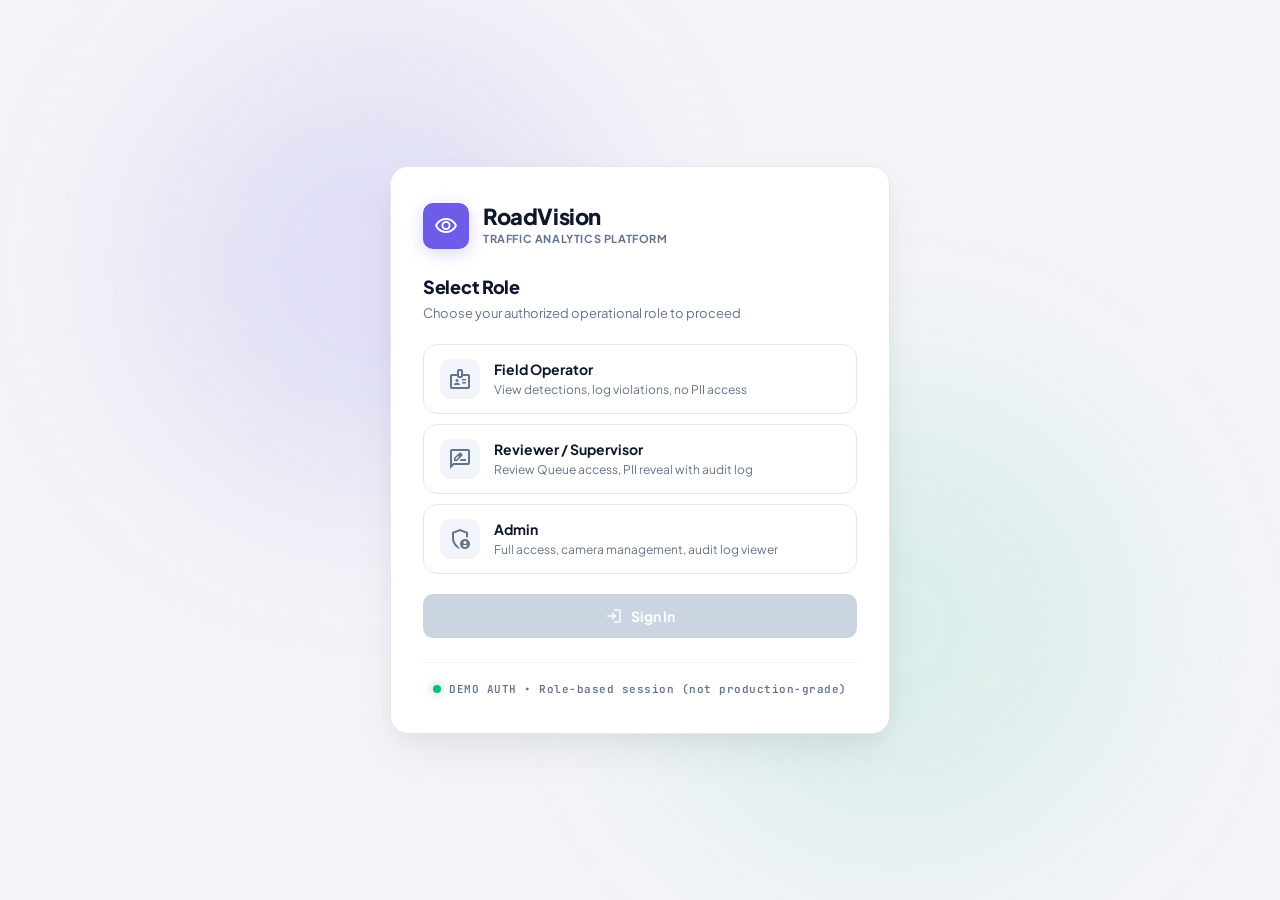
<file: index.html>
<!DOCTYPE html>
<html lang="en">
<head>
  <meta charset="UTF-8" />
  <meta name="viewport" content="width=device-width, initial-scale=1.0" />
  <title>RoadVision — Dashboard</title>
  <link rel="stylesheet" href="styles.css?v=orient" />
  <link href="https://fonts.googleapis.com/css2?family=Material+Symbols+Outlined:wght,FILL@100..700,0..1&display=swap" rel="stylesheet" />
</head>
<body>
  <div class="app-layout">
    <!-- Sidebar Slot -->
    <div id="sidebar-slot"></div>

    <!-- Main Area -->
    <div class="main-area">
      <!-- Header Slot -->
      <div id="header-slot"></div>

      <!-- Main Content -->
      <div class="main-content">
        <!-- Stat Cards - Real Data Only -->
        <div class="stats-grid">
          <div class="stat-card">
            <p class="stat-label">Plates Scanned</p>
            <div class="stat-row">
              <span class="stat-value" id="totalPlatesScanned">0</span>
              <span class="stat-trend" style="color:var(--text-muted); font-size:12px;">
                Total detected
              </span>
            </div>
          </div>
          <div class="stat-card">
            <p class="stat-label">Illegal Plates Found</p>
            <div class="stat-row">
              <span class="stat-value" id="illegalPlatesFound">0</span>
              <span class="stat-trend" style="color:var(--text-muted); font-size:12px;">
                Violations
              </span>
            </div>
          </div>

          <div class="stat-card">
            <p class="stat-label">Detection Accuracy</p>
            <div class="stat-row">
              <span class="stat-value" id="detectionAccuracy">--</span>
              <span class="stat-trend" style="color:var(--text-muted); font-size:12px;">
                Confidence avg
              </span>
            </div>
          </div>
        </div>

        <!-- Upload Traffic Video -->
        <div class="section-header" style="justify-content: center; gap: 12px;">
          <h2>Upload Traffic Video</h2>
          <span class="badge primary" style="gap:4px;">
            <span class="material-symbols-outlined" style="font-size:14px">videocam</span>
            Max 60 sec
          </span>
        </div>

        <!-- Upload Zone (visible before upload) -->
        <div class="upload-zone" id="uploadZone" data-glare="false">
          <div class="upload-zone-inner">
            <span class="material-symbols-outlined upload-icon">cloud_upload</span>
            <p class="upload-title">Drag & drop your traffic video here</p>
            <p class="upload-subtitle">or click to browse • MP4, MOV, WEBM • Max 1 minute</p>
          </div>
          <input type="file" id="videoInput" accept="video/mp4,video/mov,video/webm,video/quicktime" hidden />
        </div>

        <!-- Error Message -->
        <div class="upload-error" id="uploadError" style="display:none;">
          <span class="material-symbols-outlined" style="font-size:18px">error</span>
          <span id="errorText">Video must be 60 seconds or shorter.</span>
        </div>

        <!-- Video Preview (visible after upload) -->
        <div class="video-preview-section" id="videoPreview" style="display:none;">
          <div class="frame-viewer" style="margin-bottom:16px;" data-glare="false">
            <video id="videoPlayer" controls style="width:100%; height:100%; object-fit:contain; background:#000;"></video>
            <!-- Bounding box overlay for violations -->
            <div class="bbox suspicious" id="violationBbox" style="display:none; top:35%; left:40%; width:20%; height:12%;">
              <div class="bbox-label">
                <span class="material-symbols-outlined" style="font-size:10px">warning</span>
                Illegal Plate
              </div>
            </div>
          </div>

          <!-- Timeline Scrubber -->
          <div class="timeline-scrubber" id="timelineScrubber">
            <div class="timeline-track" id="timelineTrack">
              <div class="timeline-progress" id="timelineProgress"></div>
              <div class="timeline-playhead" id="timelinePlayhead"></div>
              <div class="timeline-markers" id="timelineMarkers"></div>
            </div>
            <div class="timeline-time">
              <span id="timelineCurrent">0:00</span>
              <span id="timelineDuration">0:00</span>
            </div>
          </div>

          <!-- File Info & Actions -->
          <div class="video-actions">
            <div class="video-file-info">
              <span class="material-symbols-outlined" style="font-size:20px; color:var(--primary)">movie</span>
              <div>
                <p class="video-filename" id="videoFilename">video.mp4</p>
                <p class="video-meta" id="videoMeta">0:00 • 0 MB</p>
              </div>
            </div>
            <div style="display:flex; gap:10px;">
              <button class="btn-outline" id="removeVideoBtn">
                <span class="material-symbols-outlined" style="font-size:18px">delete</span>
                Remove
              </button>
              <button class="btn-primary" id="analyzeBtn">
                <span class="material-symbols-outlined" style="font-size:18px">search</span>
                Analyze Video
              </button>
            </div>
          </div>
        </div>

        <!-- Processing Indicator -->
        <div class="processing-indicator" id="processingIndicator" style="display:none;">
          <div class="processing-spinner"></div>
          <div>
            <p style="font-weight:600; font-size:15px;">Analyzing video frames...</p>
            <p style="font-size:13px; color:var(--text-muted); margin-top:4px;">Running detection pipeline: Vehicle → Plate → CRNN → Pattern Analysis</p>
          </div>
        </div>

        <!-- Detection Results (visible after analysis) -->
        <div id="detectionResults" style="display:none; margin-top:32px;">
          <div class="section-header" style="margin-bottom:16px;">
            <h2>Detection Results</h2>
            <span class="badge alert" id="resultsCount">
              <span class="material-symbols-outlined" style="font-size:14px">warning</span>
              0 Violations
            </span>
          </div>

          <div class="detections-grid" id="resultsGrid">
            <!-- Results will be injected here by JS -->
          </div>
        </div>

      </div>
    </div>
  </div>

  <!-- Evidence Modal -->
  <div class="evidence-modal" id="evidenceModal">
    <div class="evidence-modal-content">
      <button class="evidence-modal-close" id="evidenceModalClose">
        <span class="material-symbols-outlined">close</span>
      </button>
      <img id="evidenceModalImg" src="" alt="Evidence frame" />
      <div class="evidence-modal-details" id="evidenceModalDetails"></div>
    </div>
  </div>

  <script src="components/audit-log.js"></script>
  <script src="components/auth-guard.js"></script>
  <script src="components/loader.js"></script>
  <script src="components/evidence-store.js"></script>
  <script src="components/glare-hover.js"></script>
  <script src="components/confidence-tier.js"></script>
  <script src="components/vehicle-verification.js"></script>
  <script src="api-client.js"></script>
  <script>
    // ============ Update Stats with Real Data ============
    async function updateDashboardStats() {
      try {
        const stats = await RoadVisionAPI.Detection.getStats();
        document.getElementById('totalPlatesScanned').textContent = stats.total_detections;
        document.getElementById('illegalPlatesFound').textContent = stats.violations;
        document.getElementById('detectionAccuracy').textContent = stats.avg_confidence + '%';
      } catch (e) {
        console.error('Error loading stats:', e);
      }
    }
    
    // Update stats on page load
    window.addEventListener('load', updateDashboardStats);
    
    // ============ Video Upload Logic ============
    const uploadZone = document.getElementById('uploadZone');
    const videoInput = document.getElementById('videoInput');
    const uploadError = document.getElementById('uploadError');
    const errorText = document.getElementById('errorText');
    const videoPreview = document.getElementById('videoPreview');
    const videoPlayer = document.getElementById('videoPlayer');
    const videoFilename = document.getElementById('videoFilename');
    const videoMeta = document.getElementById('videoMeta');
    const removeVideoBtn = document.getElementById('removeVideoBtn');
    const analyzeBtn = document.getElementById('analyzeBtn');
    const processingIndicator = document.getElementById('processingIndicator');
    const detectionResults = document.getElementById('detectionResults');
    const resultsGrid = document.getElementById('resultsGrid');
    const resultsCount = document.getElementById('resultsCount');
    const violationBbox = document.getElementById('violationBbox');

    let uploadedFile = null;

    // Click to upload
    uploadZone.addEventListener('click', () => {
      videoInput.click();
    });

    // Drag and drop
    uploadZone.addEventListener('dragover', (e) => {
      e.preventDefault();
      uploadZone.classList.add('drag-over');
    });
    uploadZone.addEventListener('dragleave', () => {
      uploadZone.classList.remove('drag-over');
    });
    uploadZone.addEventListener('drop', (e) => {
      e.preventDefault();
      uploadZone.classList.remove('drag-over');
      const file = e.dataTransfer.files[0];
      if (file) handleFileSelect(file);
    });

    // File input change
    videoInput.addEventListener('change', (e) => {
      if (e.target.files[0]) handleFileSelect(e.target.files[0]);
    });

    function handleFileSelect(file) {
      // Validate type
      const validTypes = ['video/mp4', 'video/webm', 'video/quicktime', 'video/mov'];
      if (!validTypes.includes(file.type)) {
        showError('Unsupported format. Use MP4, MOV, or WEBM.');
        return;
      }

      // Create a temporary video element to check duration
      const tempVideo = document.createElement('video');
      tempVideo.preload = 'metadata';
      tempVideo.onloadedmetadata = function () {
        URL.revokeObjectURL(tempVideo.src);
        if (tempVideo.duration > 60) {
          showError('Video must be 60 seconds or shorter.');
          return;
        }
        // Valid file
        uploadedFile = file;
        hideError();
        showPreview(file, tempVideo.duration);
      };
      tempVideo.onerror = function () {
        showError('Could not read video file.');
      };
      tempVideo.src = URL.createObjectURL(file);
    }

    function showError(msg) {
      errorText.textContent = msg;
      uploadError.style.display = 'flex';
      setTimeout(() => { uploadError.style.display = 'none'; }, 5000);
    }

    function hideError() {
      uploadError.style.display = 'none';
    }

    function showPreview(file, duration) {
      uploadZone.style.display = 'none';
      videoPreview.style.display = 'block';
      detectionResults.style.display = 'none';

      const url = URL.createObjectURL(file);
      videoPlayer.src = url;

      videoFilename.textContent = file.name;
      const sizeMB = (file.size / (1024 * 1024)).toFixed(1);
      const mins = Math.floor(duration / 60);
      const secs = Math.floor(duration % 60).toString().padStart(2, '0');
      videoMeta.textContent = `${mins}:${secs} • ${sizeMB} MB`;
    }

    // Remove video
    removeVideoBtn.addEventListener('click', () => {
      uploadedFile = null;
      videoPlayer.src = '';
      videoInput.value = '';
      videoPreview.style.display = 'none';
      uploadZone.style.display = 'flex';
      detectionResults.style.display = 'none';
      violationBbox.style.display = 'none';
    });

    // ---- Analysis state tracking ----
    let isAnalyzing = false;

    // Warn user before leaving during analysis
    window.addEventListener('beforeunload', (e) => {
      if (isAnalyzing) {
        e.preventDefault();
        e.returnValue = 'Video analysis is still running. Are you sure you want to leave?';
        return e.returnValue;
      }
    });

    // Also intercept sidebar navigation clicks during analysis
    document.querySelectorAll('.sidebar a, .nav-link').forEach(link => {
      link.addEventListener('click', (e) => {
        if (isAnalyzing) {
          const leave = confirm('⚠️ Video analysis is still running.\n\nIf you leave now, the analysis will stop and results will be lost.\n\nLeave anyway?');
          if (!leave) {
            e.preventDefault();
            return;
          }
        }
      });
    });

    // Restore previous results on page load (if user navigated away and came back)
    try {
      const cached = sessionStorage.getItem('roadvision_last_results');
      if (cached) {
        const cachedResults = JSON.parse(cached);
        if (cachedResults && cachedResults.length > 0) {
          displayResults(cachedResults);
          // Show a subtle indicator that these are previous results
          resultsCount.textContent = `${cachedResults.length} (Previous)`;
          resultsCount.className = 'badge';
          resultsCount.style.background = 'var(--text-muted)';
        }
      }
    } catch (e) { /* ignore parse errors */ }

    // Analyze button — direct fetch, waits for results
    analyzeBtn.addEventListener('click', async () => {
      if (!uploadedFile) return;
      isAnalyzing = true;
      analyzeBtn.disabled = true;
      analyzeBtn.innerHTML = '<span class="material-symbols-outlined" style="font-size:18px">hourglass_top</span> Analyzing...';
      processingIndicator.style.display = 'flex';
      detectionResults.style.display = 'none';
      clearBoundingBoxes();

      try {
        const formData = new FormData();
        formData.append('video', uploadedFile);

        const response = await fetch('http://localhost:8000/analyze-video', {
          method: 'POST',
          body: formData
        });

        if (!response.ok) throw new Error(`Server error: ${response.status}`);

        const data = await response.json();
        isAnalyzing = false;
        processingIndicator.style.display = 'none';
        resetAnalyzeBtn();

        if (!data.detections || data.detections.length === 0) {
          showNoDetections();
          sessionStorage.removeItem('roadvision_last_results');
          return;
        }

        console.log(`Received ${data.detections.length} detections from backend`);

        // Cache results so they survive page reloads
        try {
          sessionStorage.setItem('roadvision_last_results', JSON.stringify(data.detections));
        } catch (e) { /* ignore */ }

        await updateDashboardStats();
        displayResults(data.detections);

      } catch (err) {
        isAnalyzing = false;
        console.error('Analysis failed:', err);
        processingIndicator.style.display = 'none';
        resetAnalyzeBtn();
        detectionResults.style.display = 'block';
        resultsCount.className = 'badge alert';
        resultsCount.textContent = 'Error';
        resultsGrid.innerHTML = `
          <div style="grid-column:1/-1; text-align:center; padding:40px 20px;">
            <span class="material-symbols-outlined" style="font-size:48px; color:var(--alert); display:block; margin-bottom:12px;">error</span>
            <p style="font-size:15px; font-weight:600; color:var(--text-primary); margin-bottom:6px;">Analysis failed</p>
            <p style="font-size:13px; color:var(--text-muted);">${err.message}</p>
            <p style="font-size:12px; color:var(--text-muted); margin-top:8px;">Check that the backend is running at http://localhost:8000</p>
          </div>
        `;
      }
    });


    function resetAnalyzeBtn() {
      analyzeBtn.disabled = false;
      analyzeBtn.innerHTML = '<span class="material-symbols-outlined" style="font-size:18px">search</span> Analyze Video';
    }

    function showNoDetections() {
      detectionResults.style.display = 'block';
      resultsCount.innerHTML = '<span class="material-symbols-outlined" style="font-size:14px">check_circle</span> Clean';
      resultsCount.className = 'badge success';
      resultsGrid.innerHTML = `
        <div style="grid-column:1/-1; text-align:center; padding:40px 20px;">
          <span class="material-symbols-outlined" style="font-size:48px; color:var(--success); display:block; margin-bottom:12px;">verified</span>
          <p style="font-size:16px; font-weight:600; color:var(--text-primary); margin-bottom:6px;">No illegal number plate patterns detected.</p>
          <p style="font-size:13px; color:var(--text-muted);">All plates in this video appear to follow standard formatting.</p>
        </div>
      `;
    }

    function clearBoundingBoxes() {
      // Remove any previously added dynamic bounding boxes
      const frameViewer = document.querySelector('.video-preview-section .frame-viewer');
      if (frameViewer) {
        frameViewer.querySelectorAll('.bbox-dynamic').forEach(el => el.remove());
      }
      violationBbox.style.display = 'none';
    }

    function renderBoundingBoxes(detections) {
      const frameViewer = document.querySelector('.video-preview-section .frame-viewer');
      if (!frameViewer) return;

      detections.forEach((r) => {
        if (!r.bbox || r.bbox.length < 4) return;
        const [x, y, w, h] = r.bbox; // values as percentages
        const box = document.createElement('div');
        box.className = 'bbox suspicious bbox-dynamic';
        box.style.cssText = `position:absolute; top:${y}%; left:${x}%; width:${w}%; height:${h}%; display:block;`;
        box.innerHTML = `<div class="bbox-label"><span class="material-symbols-outlined" style="font-size:10px">warning</span> ${r.detected_plate}</div>`;
        frameViewer.appendChild(box);
      });
    }

    function displayResults(results) {
      detectionResults.style.display = 'block';
      resultsCount.className = 'badge alert';
      resultsCount.innerHTML = `<span class="material-symbols-outlined" style="font-size:14px">warning</span> ${results.length} Violation${results.length !== 1 ? 's' : ''}`;
      resultsGrid.innerHTML = '';

      // Render bounding boxes on video
      renderBoundingBoxes(results);

      // Capture evidence frames for each violation
      results.forEach((r) => {
        if (r.violation) {
          const evidenceDataUrl = captureEvidenceFrame(videoPlayer, r);
          saveEvidence(r, evidenceDataUrl);
          r._evidenceImage = evidenceDataUrl;
        }
      });

      results.forEach((r) => {
        const conf = Math.round(r.confidence * 100);
        const confColor = conf >= 90 ? 'var(--success)' : 'var(--warning)';
        const card = document.createElement('div');
        card.className = 'detection-card';

        // Use plate_image (YOLO crop from backend) as primary evidence;
        // fall back to captured video frame if crop not available
        const imgSrc = r.plate_image || r._evidenceImage || '';
        const correctedDisplay = r.correct_plate || '— (No correction needed)';
        const imgSection = imgSrc
          ? `<div class="detection-card-img" style="padding:0; overflow:hidden;"><img src="${imgSrc}" alt="Evidence: ${r.detected_plate}" style="width:100%; height:100%; object-fit:cover;" /></div>`
          : `<div class="detection-card-img" style="background:#F8FAFC; display:flex; align-items:center; justify-content:center; font-size:22px; font-weight:700; letter-spacing:2px; color:var(--text-primary); font-family:var(--font-mono); border-bottom:1px solid var(--border-color);">${r.detected_plate}</div>`;

        const violationBadge = r.violation
          ? `<span class="badge alert">${r.violation}</span>`
          : `<span class="badge success">None (Legal)</span>`;

        card.innerHTML = `
          ${imgSection}
          <div class="detection-card-body">
            <div class="detection-row">
              <span class="detection-label">Detected Plate</span>
              <span class="plate-number">${r.detected_plate}</span>
            </div>
            <div class="detection-row">
              <span class="detection-label">Correct Plate</span>
              <span class="detection-value" style="color:${r.correct_plate ? 'var(--warning)' : 'var(--text-muted)'}">${correctedDisplay}</span>
            </div>
            <div class="detection-row">
              <span class="detection-label">Violation Type</span>
              ${violationBadge}
            </div>
            <div class="detection-row">
              <span class="detection-label">Confidence</span>
              <div>${confidenceBadge(conf).html}</div>
            </div>
            ${r.frame ? `<div class="detection-row"><span class="detection-label">Frame</span><span class="detection-value">#${r.frame}</span></div>` : ''}
            ${r.frames_seen ? `<div class="detection-row"><span class="detection-label">Stability</span><span class="detection-value" style="color:var(--success); font-weight:600;">${r.frames_seen} frames</span></div>` : ''}
            ${imgSrc ? `<button class="btn-evidence" onclick="openEvidenceModal('${imgSrc.replace(/'/g, "\\'")}', '${r.detected_plate}', '${correctedDisplay}', '${r.violation || 'None'}', ${conf})"><span class="material-symbols-outlined" style="font-size:16px">photo_camera</span> View Evidence</button>` : ''}
          </div>
        `;
        resultsGrid.appendChild(card);
      });

      // Scroll to results
      detectionResults.scrollIntoView({ behavior: 'smooth', block: 'start' });

      // Render detection markers on timeline
      renderTimelineMarkers(results);
    }

    // ============ Timeline Scrubber ============
    const timelineTrack = document.getElementById('timelineTrack');
    const timelineProgress = document.getElementById('timelineProgress');
    const timelinePlayhead = document.getElementById('timelinePlayhead');
    const timelineMarkers = document.getElementById('timelineMarkers');
    const timelineCurrent = document.getElementById('timelineCurrent');
    const timelineDuration = document.getElementById('timelineDuration');

    const FPS = 30; // assumed frame rate for frame-to-time conversion
    let currentResults = [];

    // Format seconds to m:ss
    function formatTime(sec) {
      const m = Math.floor(sec / 60);
      const s = Math.floor(sec % 60).toString().padStart(2, '0');
      return `${m}:${s}`;
    }

    // Update timeline on video time change
    videoPlayer.addEventListener('loadedmetadata', () => {
      timelineDuration.textContent = formatTime(videoPlayer.duration);
    });

    videoPlayer.addEventListener('timeupdate', () => {
      if (!videoPlayer.duration) return;
      const pct = (videoPlayer.currentTime / videoPlayer.duration) * 100;
      timelineProgress.style.width = pct + '%';
      timelinePlayhead.style.left = pct + '%';
      timelineCurrent.textContent = formatTime(videoPlayer.currentTime);

      // Highlight markers near current time
      highlightNearbyMarkers(videoPlayer.currentTime);
    });

    // Click on timeline track to seek
    timelineTrack.addEventListener('click', (e) => {
      if (!videoPlayer.duration) return;
      const rect = timelineTrack.getBoundingClientRect();
      const pct = (e.clientX - rect.left) / rect.width;
      videoPlayer.currentTime = pct * videoPlayer.duration;
    });

    // Render detection markers on the timeline
    function renderTimelineMarkers(results) {
      timelineMarkers.innerHTML = '';
      currentResults = results;

      if (!videoPlayer.duration) return;

      results.forEach((r, idx) => {
        if (!r.frame) return;
        const timeSec = r.frame / FPS;
        const pct = (timeSec / videoPlayer.duration) * 100;
        if (pct > 100) return;

        const marker = document.createElement('div');
        marker.className = 'timeline-marker';
        marker.style.left = pct + '%';
        marker.dataset.index = idx;

        // Tooltip
        const tooltip = document.createElement('div');
        tooltip.className = 'timeline-marker-tooltip';
        tooltip.innerHTML = `<strong>${r.detected_plate}</strong><br>${r.violation}`;
        marker.appendChild(tooltip);

        // Click to jump
        marker.addEventListener('click', (e) => {
          e.stopPropagation();
          videoPlayer.currentTime = timeSec;
          videoPlayer.pause();
          // Scroll to the corresponding detection card
          const cards = resultsGrid.querySelectorAll('.detection-card');
          if (cards[idx]) {
            cards[idx].scrollIntoView({ behavior: 'smooth', block: 'center' });
            cards[idx].style.outline = '2px solid var(--alert)';
            setTimeout(() => { cards[idx].style.outline = ''; }, 2000);
          }
        });

        timelineMarkers.appendChild(marker);
      });
    }

    // Highlight markers near the playhead
    function highlightNearbyMarkers(currentTime) {
      const markers = timelineMarkers.querySelectorAll('.timeline-marker');
      markers.forEach((marker, idx) => {
        const r = currentResults[marker.dataset.index];
        if (!r || !r.frame) return;
        const markerTime = r.frame / FPS;
        const diff = Math.abs(currentTime - markerTime);
        if (diff < 0.5) {
          marker.classList.add('active');
        } else {
          marker.classList.remove('active');
        }
      });
    }

    // ============ Evidence Modal ============
    const evidenceModal = document.getElementById('evidenceModal');
    const evidenceModalImg = document.getElementById('evidenceModalImg');
    const evidenceModalDetails = document.getElementById('evidenceModalDetails');
    const evidenceModalClose = document.getElementById('evidenceModalClose');

    async function openEvidenceModal(imgSrc, plate, corrected, violation, confidence) {
      evidenceModalImg.src = imgSrc;
      const effectivePlate = (corrected && corrected !== '— (No correction needed)') ? corrected : plate;
      const vRecord = await RoadVisionVehicle.lookupVehicleRecord(effectivePlate);
      const vCardHTML = RoadVisionVehicle.buildVerificationCardHTML(vRecord, effectivePlate);

      evidenceModalDetails.innerHTML = `
        <div class="detection-row"><span class="detection-label">Detected Plate</span><span class="plate-number">${plate}</span></div>
        <div class="detection-row"><span class="detection-label">Correct Plate</span><span class="detection-value">${corrected}</span></div>
        <div class="detection-row"><span class="detection-label">Violation</span><span class="badge alert">${violation}</span></div>
        <div class="detection-row"><span class="detection-label">Confidence</span><div>${confidenceBadge(confidence).html}</div></div>
        ${vCardHTML}
      `;
      evidenceModal.classList.add('active');
    }

    evidenceModalClose.addEventListener('click', () => {
      evidenceModal.classList.remove('active');
    });
    evidenceModal.addEventListener('click', (e) => {
      if (e.target === evidenceModal) evidenceModal.classList.remove('active');
    });
  </script>

</body>
</html>
</file>
<file: styles.css>
/* ================================================
   RoadVision — Design System & Global Styles
   Modern White-Based Frosted Glassmorphism Theme
   ================================================ */

/* ---------- Google Fonts ---------- */
@import url('https://fonts.googleapis.com/css2?family=Plus+Jakarta+Sans:wght@300;400;500;600;700;800&family=JetBrains+Mono:wght@400;500;600;700&display=swap');

/* ---------- CSS Custom Properties (Design Tokens) ---------- */
/* ---------- CSS Custom Properties (Centralized Brand Design Tokens) ---------- */
:root {
  /* Centralized Brand Palette Tokens */
  --color-primary:        #6C5CE7;        /* Brand purple/indigo — icons, buttons, active states */
  --color-primary-hover:  #5A4BD8;        /* 10% darker shade */
  --color-primary-tint:   rgba(108, 92, 231, 0.14); /* ~14% subtle background tint */
  --color-primary-glow:   rgba(108, 92, 231, 0.25);
  
  --primary:              var(--color-primary);
  --primary-hover:        var(--color-primary-hover);
  --primary-dark:         #4834D4;
  --primary-glow:         var(--color-primary-glow);
  --primary-tint:         var(--color-primary-tint);

  /* Semantic Status-Only Tokens */
  --color-success:        #10B981;        /* Emerald Green — status only (Online, verified) */
  --success:              var(--color-success);
  --success-glow:         rgba(16, 185, 129, 0.12);
  --success-text:         #047857;

  --color-alert:          #EF4444;        /* Red 500 — violations, critical alerts */
  --alert:                var(--color-alert);
  --alert-glow:           rgba(239, 68, 68, 0.15);
  --alert-text:           #B91C1C;

  --color-warning:        #F59E0B;        /* Amber 500 — needs review, warnings */
  --warning:              var(--color-warning);
  --warning-glow:         rgba(245, 158, 11, 0.15);
  --warning-text:         #B45309;

  /* Layered Surface Tokens */
  --color-bg-page:        #F3F4F8;        /* Level 0: Soft cool gray canvas background */
  --bg-body:              var(--color-bg-page);
  --bg-body-gradient:     none;
  
  --color-bg-card:        #FFFFFF;        /* Level 1: Pure crisp white cards (lifts off page) */
  --bg-card:              var(--color-bg-card);
  --bg-card-solid:        #FFFFFF;
  --bg-surface:           #FFFFFF;
  --bg-header:            #FAFAFC;        /* Level 1.5: Subtle light tint distinct from cards */
  --bg-sidebar:           #1E1B3A;        /* Deep Midnight Indigo / Navy sidebar */
  --surface-secondary:    #F8FAFC;
  --surface-tertiary:     #F1F5F9;
  --color-accent-subtle:  #EEF0FF;        /* Soft brand accent tint for stat cards */

  /* Structural Borders */
  --border-color:         #E2E8F0;        /* Slate 200 */
  --border-light:         #F1F5F9;        /* Slate 100 */
  --border-glass:         #E2E8F0;
  --border:               #E2E8F0;

  /* High-Contrast Typography */
  --color-text-primary:   #0F172A;        /* Deep Slate 900 (Headings & Values) */
  --text-primary:         var(--color-text-primary);
  --text:                 #0F172A;
  --text-secondary:       #475569;        /* Slate 600 */
  --color-text-muted:     #64748B;        /* Slate 500 (Genuinely muted labels) */
  --text-muted:           var(--color-text-muted);

  /* Fonts */
  --font-family:          'Plus Jakarta Sans', -apple-system, BlinkMacSystemFont, 'Segoe UI', Roboto, sans-serif;
  --font-mono:            'JetBrains Mono', monospace;

  /* Layout Dimensions */
  --sidebar-width:        260px;
  --header-height:        68px;

  /* Corner Radius */
  --radius-sm:            6px;
  --radius-md:            10px;
  --radius-lg:            14px;
  --radius-xl:            18px;
  --radius-full:          9999px;

  /* Elevated Depth Shadows */
  --shadow-card:          0 1px 3px rgba(15, 23, 42, 0.05), 0 6px 18px rgba(15, 23, 42, 0.03);
  --shadow-hover:         0 4px 12px rgba(15, 23, 42, 0.08), 0 12px 28px rgba(79, 70, 229, 0.08);
  --shadow-lg:            0 10px 30px -5px rgba(15, 23, 42, 0.08), 0 4px 12px -2px rgba(15, 23, 42, 0.04);
  --shadow-modal:         0 25px 60px -12px rgba(15, 23, 42, 0.25), 0 12px 24px -6px rgba(15, 23, 42, 0.12);
}

/* ---------- Reset & Base ---------- */
*, *::before, *::after {
  box-sizing: border-box;
  margin: 0;
  padding: 0;
}

html {
  height: 100%;
  -webkit-font-smoothing: antialiased;
  -moz-osx-font-smoothing: grayscale;
}

body {
  font-family: var(--font-family);
  background-color: var(--bg-body);
  color: var(--text-primary);
  height: 100%;
  overflow: hidden;
  line-height: 1.5;
}

a {
  text-decoration: none;
  color: inherit;
}

button {
  cursor: pointer;
  border: none;
  background: none;
  font-family: inherit;
}

img {
  display: block;
  max-width: 100%;
}

input, select, textarea {
  font-family: inherit;
}

/* ---------- App Layout ---------- */
.app-layout {
  display: flex;
  height: 100vh;
  overflow: hidden;
  position: relative;
  background: var(--bg-body);
}

/* ---------- Sidebar (Orient Flower Deep Navy Drawer Pop-Out) ---------- */
.sidebar {
  position: fixed !important;
  top: 0 !important;
  left: 0 !important;
  bottom: 0 !important;
  width: 290px !important;
  height: 100vh !important;
  background: #173760 !important; /* Orient Flower Deep Navy Blue */
  border-right: 1px solid rgba(255, 255, 255, 0.12);
  display: flex !important;
  flex-direction: column !important;
  overflow-y: auto;
  z-index: 999999 !important;
  box-shadow: 16px 0 45px rgba(0, 0, 0, 0.5) !important;
  transform: translateX(-100%) !important;
  transition: transform 0.28s cubic-bezier(0.4, 0, 0.2, 1) !important;
  visibility: hidden;
}

.sidebar.open {
  transform: translateX(0) !important;
  visibility: visible !important;
}

.sidebar-brand {
  padding: 22px 20px;
  display: flex;
  align-items: center;
  gap: 12px;
  border-bottom: 1px solid rgba(255, 255, 255, 0.1);
  position: relative;
}

.sidebar-brand-icon {
  width: 40px;
  height: 40px;
  border-radius: var(--radius-md);
  background: #FFA000; /* Orient Flower Golden Amber Accent */
  display: flex;
  align-items: center;
  justify-content: center;
  color: #173760;
  font-size: 22px;
  box-shadow: 0 4px 14px rgba(255, 160, 0, 0.35);
  flex-shrink: 0;
}

.sidebar-brand-text h1 {
  font-size: 19px;
  font-weight: 800;
  line-height: 1.15;
  color: #FFFFFF;
  letter-spacing: -0.2px;
}

.sidebar-brand-text p {
  font-size: 10.5px;
  font-weight: 600;
  color: #CBD5E1;
  text-transform: uppercase;
  letter-spacing: 0.8px;
  margin-top: 2px;
}

.sidebar-close-btn {
  display: flex !important;
  align-items: center;
  justify-content: center;
  width: 34px;
  height: 34px;
  border-radius: var(--radius-sm);
  color: #CBD5E1;
  background: rgba(255, 255, 255, 0.08);
  border: none;
  cursor: pointer;
  margin-left: auto;
  transition: all 0.2s ease;
}

.sidebar-close-btn:hover {
  background: rgba(255, 255, 255, 0.2);
  color: #FFFFFF;
}

/* Orient Flower Navigation List */
.sidebar-nav {
  flex: 1;
  padding: 16px 12px;
  display: flex;
  flex-direction: column;
  gap: 6px;
}

.sidebar-nav a {
  display: flex;
  align-items: center;
  gap: 14px;
  width: 100%;
  box-sizing: border-box;
  padding: 12px 16px;
  border-radius: 10px;
  font-size: 14px;
  font-weight: 500;
  color: #FFFFFF;
  transition: all 0.15s ease;
  position: relative;
  border: none;
  background: transparent;
  text-decoration: none;
}

.sidebar-nav a .nav-icon {
  font-size: 21px;
  line-height: 1;
  color: #FFFFFF;
  transition: color 0.15s ease;
}

.sidebar-nav a:hover {
  background: rgba(255, 255, 255, 0.12);
  color: #FFFFFF;
}

.sidebar-nav a:hover .nav-icon {
  color: #FFFFFF;
}

/* Active Item: Orient Flower Orange Highlight Pill */
.sidebar-nav a.active {
  background: #FFA000 !important; /* Orient Flower Vibrant Amber / Orange */
  color: #0F172A !important; /* High contrast text on orange */
  font-weight: 700 !important;
  border-radius: 10px !important;
  border: none !important;
  box-shadow: 0 4px 14px rgba(255, 160, 0, 0.35) !important;
  transform: none !important;
}

.sidebar-nav a.active .nav-icon {
  color: #0F172A !important;
}

.review-queue-badge {
  margin-left: auto;
  background: #EF4444;
  color: #FFFFFF;
  font-size: 11px;
  font-weight: 800;
  padding: 2px 7px;
  border-radius: var(--radius-full);
  box-shadow: 0 2px 6px rgba(239, 68, 68, 0.4);
}

.sidebar-nav a.active .review-queue-badge {
  background: #0F172A;
  color: #FFFFFF;
}

/* Active Node Status (Orient Flower Styling) */
.sidebar-node-status {
  padding: 16px 20px;
  border-top: 1px solid rgba(255, 255, 255, 0.1);
  margin-top: auto;
  background: rgba(0, 0, 0, 0.12);
}

.node-status-header {
  display: flex;
  align-items: center;
  gap: 8px;
  margin-bottom: 5px;
}

.node-status-dot {
  width: 7px;
  height: 7px;
  border-radius: 50%;
  background: var(--color-success);
  box-shadow: 0 0 8px rgba(16, 185, 129, 0.8);
  animation: pulse 2s infinite;
}

.node-status-title {
  font-size: 10px;
  font-weight: 700;
  color: #CBD5E1;
  text-transform: uppercase;
  letter-spacing: 0.6px;
}

.node-status-cam {
  font-size: 13px;
  font-weight: 600;
  color: #FFFFFF;
  line-height: 1.4;
  word-break: break-word;
}

.node-status-meta {
  font-size: 10.5px;
  color: #94A3B8;
  margin-top: 3px;
  font-family: var(--font-mono);
}

.sidebar-footer {
  padding: 10px 12px;
  border-top: 1px solid rgba(255, 255, 255, 0.1);
  background: rgba(0, 0, 0, 0.2);
}

.sidebar-logout {
  display: flex;
  align-items: center;
  gap: 14px;
  width: 100%;
  padding: 11px 16px;
  border-radius: 10px;
  font-size: 13.5px;
  font-weight: 600;
  color: #CBD5E1;
  transition: all 0.15s ease;
  background: transparent;
  border: none;
}

.sidebar-logout:hover {
  background: rgba(239, 68, 68, 0.25);
  color: #FCA5A5;
}

.sidebar-logout .nav-icon {
  font-size: 20px;
  line-height: 1;
  color: inherit;
}

/* Sidebar Toggle Button (Header 3-bar Hamburger) */
.sidebar-toggle-btn {
  display: inline-flex;
  align-items: center;
  justify-content: center;
  width: 36px;
  height: 36px;
  border-radius: var(--radius-md);
  color: var(--text-primary);
  background: rgba(255, 255, 255, 0.9);
  border: 1px solid var(--border-color);
  cursor: pointer;
  transition: all 0.2s ease;
  margin-right: 4px;
}

.sidebar-toggle-btn:hover {
  background: #FFFFFF;
  border-color: var(--color-primary);
  color: var(--color-primary);
  box-shadow: 0 2px 8px var(--color-primary-glow);
}

/* Sidebar Backdrop (Drawer Overlay Mode) */
.sidebar-backdrop {
  display: none;
  position: fixed;
  top: 0;
  left: 0;
  width: 100vw;
  height: 100vh;
  background: rgba(15, 23, 42, 0.55);
  backdrop-filter: blur(4px);
  z-index: 999;
  opacity: 0;
  transition: opacity 0.25s ease;
}

.sidebar-backdrop.active {
  display: block;
  opacity: 1;
}

/* ---------- Main Area (Full Width Screen Canvas) ---------- */
.main-area {
  flex: 1;
  width: 100%;
  max-width: 100%;
  display: flex;
  flex-direction: column;
  overflow: hidden;
  min-width: 0;
}

/* ---------- Header (Frosted Glass) ---------- */
.header {
  height: var(--header-height);
  padding: 0 32px;
  display: flex;
  align-items: center;
  justify-content: space-between;
  border-bottom: 1px solid var(--border-color);
  background: var(--bg-header);
  backdrop-filter: blur(20px);
  -webkit-backdrop-filter: blur(20px);
  flex-shrink: 0;
  position: sticky;
  top: 0;
  z-index: 20;
  box-shadow: 0 2px 12px rgba(0, 0, 0, 0.02);
}

.header-left {
  display: flex;
  align-items: center;
  gap: 24px;
}

.header-left h2 {
  font-size: 20px;
  font-weight: 800;
  color: var(--text-primary);
  letter-spacing: -0.4px;
  white-space: nowrap;
}

/* ---------- Scoped Page Search Box (Detections & History) ---------- */
.scoped-search-box {
  position: relative;
  max-width: 340px;
  width: 100%;
}

.scoped-search-box .material-symbols-outlined {
  position: absolute;
  left: 14px;
  top: 50%;
  transform: translateY(-50%);
  color: var(--text-muted);
  font-size: 18px;
  pointer-events: none;
}

.scoped-search-box input {
  width: 100%;
  padding: 9px 16px 9px 40px;
  background: var(--bg-card, #FFFFFF);
  border: 1px solid var(--border-color);
  border-radius: var(--radius-full);
  color: var(--text-primary);
  font-size: 13px;
  font-weight: 500;
  outline: none;
  box-shadow: 0 1px 3px rgba(0, 0, 0, 0.03);
  transition: border-color 0.2s ease, box-shadow 0.2s ease;
}

.scoped-search-box input::placeholder {
  color: var(--text-muted);
}

.scoped-search-box input:focus {
  border-color: var(--color-primary);
  box-shadow: 0 0 0 3px var(--color-primary-glow);
}

.header-right {
  display: flex;
  align-items: center;
  gap: 12px;
}

/* Camera Profile Button (Header Pill Interactive Dropdown) */
.camera-profile-btn {
  display: flex;
  align-items: center;
  gap: 10px;
  padding: 6px 14px 6px 8px;
  border-radius: var(--radius-full);
  background: rgba(255, 255, 255, 0.92);
  text-decoration: none;
  transition: all 0.2s cubic-bezier(0.4, 0, 0.2, 1);
  border: 1px solid var(--border-color);
  box-shadow: 0 2px 6px rgba(0, 0, 0, 0.03);
  cursor: pointer;
}

.camera-profile-btn:hover {
  background: rgba(79, 70, 229, 0.08);
  border-color: var(--primary);
  transform: translateY(-1px);
  box-shadow: 0 4px 14px rgba(79, 70, 229, 0.15);
}

.camera-profile-btn:hover .camera-dropdown-arrow {
  color: var(--primary);
  transform: translateY(1px);
}

.camera-icon-wrapper {
  display: flex;
  align-items: center;
  justify-content: center;
  width: 32px;
  height: 32px;
  border-radius: var(--radius-full);
  background: rgba(79, 70, 229, 0.08);
  color: var(--primary);
}

.camera-icon-wrapper .material-symbols-outlined {
  font-size: 18px;
}

.camera-info-text {
  text-align: left;
}

.camera-info-name {
  font-size: 12px;
  font-weight: 700;
  color: var(--text-primary);
  line-height: 1.2;
}

.camera-info-loc {
  font-size: 10px;
  font-weight: 500;
  color: var(--text-muted);
}

.camera-dropdown-arrow {
  font-size: 20px;
  color: var(--text-muted);
  margin-left: 4px;
  transition: transform 0.2s ease, color 0.2s ease;
}

/* Camera Dropdown Switcher */
.camera-dropdown {
  position: relative;
}

.camera-dropdown .camera-profile-btn {
  cursor: pointer;
}

.camera-dropdown.active .camera-dropdown-arrow {
  transform: rotate(180deg);
  color: var(--primary);
}

.camera-dropdown.active .camera-profile-btn {
  background: rgba(79, 70, 229, 0.12);
  border-color: var(--primary);
  box-shadow: 0 0 0 3px rgba(79, 70, 229, 0.18);
}

.camera-dropdown-menu {
  display: none;
  position: absolute;
  top: calc(100% + 8px);
  right: 0;
  width: 280px;
  background: rgba(255, 255, 255, 0.95);
  backdrop-filter: blur(20px);
  -webkit-backdrop-filter: blur(20px);
  border: 1px solid var(--border-color);
  border-radius: var(--radius-lg);
  box-shadow: 0 16px 48px -8px rgba(15, 23, 42, 0.1), 0 4px 12px -2px rgba(15, 23, 42, 0.04);
  padding: 6px;
  z-index: 999;
  animation: dropdownFadeIn 0.15s ease-out;
}

.camera-dropdown-menu.open {
  display: block;
}

@keyframes dropdownFadeIn {
  from {
    opacity: 0;
    transform: translateY(-6px);
  }
  to {
    opacity: 1;
    transform: translateY(0);
  }
}

.camera-dropdown-item {
  display: flex;
  align-items: center;
  gap: 10px;
  width: 100%;
  padding: 10px 12px;
  border: none;
  background: transparent;
  border-radius: var(--radius-md);
  cursor: pointer;
  transition: background 0.15s ease;
  text-align: left;
  color: var(--text-primary);
  font-family: inherit;
}

.camera-dropdown-item:hover {
  background: rgba(79, 70, 229, 0.06);
}

.camera-dropdown-item.active {
  background: rgba(79, 70, 229, 0.04);
}

.header-logout-btn {
  display: flex;
  align-items: center;
  justify-content: center;
  width: 36px;
  height: 36px;
  border-radius: var(--radius-full);
  color: var(--text-secondary);
  background: rgba(255, 255, 255, 0.8);
  border: 1px solid var(--border-color);
  transition: all .2s ease;
}

.header-logout-btn:hover {
  background: rgba(239, 68, 68, 0.08);
  color: var(--alert);
  border-color: rgba(239, 68, 68, 0.3);
}

.header-logout-btn .material-symbols-outlined {
  font-size: 18px;
}

/* ---------- Buttons ---------- */
.btn-primary {
  display: inline-flex;
  align-items: center;
  justify-content: center;
  gap: 8px;
  padding: 9px 20px;
  background: var(--color-primary);
  color: #fff;
  border-radius: var(--radius-lg);
  font-size: 13px;
  font-weight: 600;
  box-shadow: 0 4px 14px var(--color-primary-glow);
  transition: all .2s cubic-bezier(0.4, 0, 0.2, 1);
}

.btn-primary:hover {
  background: var(--color-primary-hover);
  box-shadow: 0 6px 20px var(--color-primary-glow);
  transform: translateY(-1px);
}

.btn-primary:active {
  transform: translateY(0);
}

/* ---------- Filter Buttons (Pill Toggle Controls) ---------- */
.filter-btn {
  display: inline-flex;
  align-items: center;
  gap: 6px;
  padding: 6px 14px;
  background: #FFFFFF;
  border: 1px solid var(--border-color);
  border-radius: var(--radius-full);
  color: var(--text-secondary);
  font-size: 12px;
  font-weight: 600;
  cursor: pointer;
  box-shadow: 0 1px 3px rgba(0, 0, 0, 0.02);
  transition: all 0.15s ease;
}

.filter-btn:hover {
  background: #F8FAFC;
  border-color: #CBD5E1;
  color: var(--text-primary);
}

.filter-btn.active {
  background: var(--color-primary);
  border-color: var(--color-primary);
  color: #FFFFFF;
  box-shadow: 0 2px 8px var(--color-primary-glow);
}

.btn-outline {
  display: inline-flex;
  align-items: center;
  justify-content: center;
  gap: 8px;
  padding: 8px 18px;
  border: 1px solid var(--border-color);
  background: rgba(255, 255, 255, 0.9);
  border-radius: var(--radius-lg);
  font-size: 13px;
  font-weight: 600;
  color: var(--text-secondary);
  box-shadow: 0 2px 6px rgba(0, 0, 0, 0.02);
  transition: all .2s;
}

.btn-outline:hover {
  background: #FFFFFF;
  color: var(--text-primary);
  border-color: var(--text-muted);
  transform: translateY(-1px);
}

/* ---------- Main Content ---------- */
.main-content {
  flex: 1;
  overflow-y: auto;
  padding: 32px;
  background: var(--bg-body, #F3F4F8);
}

/* ---------- Stat Cards Grid (Soft Indigo Brand Accent) ---------- */
.stats-grid {
  display: grid;
  grid-template-columns: repeat(auto-fit, minmax(240px, 1fr));
  gap: 20px;
  margin-bottom: 32px;
}

.stat-card {
  background: var(--color-accent-subtle, #EEF0FF);
  border: 1px solid #DDE1FD;
  border-radius: var(--radius-xl);
  padding: 22px 24px;
  box-shadow: 0 4px 14px rgba(79, 70, 229, 0.05);
  transition: transform .2s ease, box-shadow .2s ease, border-color .2s ease;
  position: relative;
}

.stat-card:hover {
  transform: translateY(-2px);
  box-shadow: 0 8px 24px rgba(79, 70, 229, 0.12);
  border-color: #C7D2FE;
}

.stat-card .stat-label {
  font-size: 11.5px;
  font-weight: 700;
  text-transform: uppercase;
  letter-spacing: 0.6px;
  color: var(--primary);
  margin-bottom: 8px;
}

.stat-card .stat-row {
  display: flex;
  align-items: baseline;
  gap: 10px;
}

.stat-card .stat-value {
  font-size: 32px;
  font-weight: 800;
  color: var(--text-primary);
  letter-spacing: -0.8px;
  line-height: 1;
}

.stat-card .stat-trend {
  font-size: 12.5px;
  font-weight: 600;
  color: var(--text-muted);
  display: flex;
  align-items: center;
  gap: 2px;
}

.stat-card .stat-trend.up { color: var(--success-text); }
.stat-card .stat-trend.down { color: var(--alert-text); }
.stat-card .stat-trend .material-symbols-outlined { font-size: 16px; }

/* ---------- Section Headings & High-Contrast Typography ---------- */
h1, h2, h3, h4, h5, h6 {
  color: #0F172A;
  font-weight: 800;
  letter-spacing: -0.02em;
}

.section-header {
  display: flex;
  align-items: center;
  justify-content: space-between;
  margin-bottom: 20px;
}

.section-header h2 {
  font-size: 22px;
  font-weight: 800;
  color: #0F172A;
  letter-spacing: -0.4px;
}

.section-header p {
  color: var(--text-muted);
  font-size: 13px;
  margin-top: 3px;
}

/* ---------- Badges (Soft Capsule Morphism) ---------- */
.badge {
  display: inline-flex;
  align-items: center;
  gap: 4px;
  padding: 4px 12px;
  border-radius: var(--radius-full);
  font-size: 12px;
  font-weight: 700;
  border: 1px solid transparent;
}

.badge.success {
  background: #ECFDF5;
  color: var(--success-text);
  border-color: #A7F3D0;
}

.badge.alert {
  background: #FEF2F2;
  color: var(--alert-text);
  border-color: #FECACA;
}

.badge.warning {
  background: #FFFBEB;
  color: var(--warning-text);
  border-color: #FDE68A;
}

.badge.primary {
  background: #EEF2FF;
  color: var(--primary);
  border-color: #C7D2FE;
}

.badge.neutral, .badge.secondary {
  background: #F1F5F9;
  color: var(--text-secondary);
  border-color: #E2E8F0;
}

/* ---------- Live Badge ---------- */
.badge-live {
  display: inline-flex;
  align-items: center;
  gap: 6px;
  padding: 5px 14px;
  border-radius: var(--radius-full);
  font-size: 11px;
  font-weight: 800;
  text-transform: uppercase;
  letter-spacing: .06em;
}

.badge-live.primary {
  background: #EEF2FF;
  color: var(--primary);
  border: 1px solid #C7D2FE;
}

.badge-live.alert {
  background: #FEF2F2;
  color: var(--alert-text);
  border: 1px solid #FECACA;
}

.badge-live .pulse {
  width: 8px;
  height: 8px;
  border-radius: 50%;
  background: currentColor;
  animation: pulse 1.5s ease-in-out infinite;
}

@keyframes pulse {
  0%, 100% { opacity: 1; transform: scale(1); }
  50% { opacity: .4; transform: scale(0.8); }
}

/* ---------- Generic White Card (Lifts from cool gray page) ---------- */
.card {
  background: var(--bg-card, #FFFFFF);
  border: 1px solid var(--border-color);
  border-radius: var(--radius-xl);
  box-shadow: var(--shadow-card);
  overflow: hidden;
  position: relative;
  transition: box-shadow .2s, border-color .2s, transform .2s;
}

.card-header {
  padding: 18px 24px;
  border-bottom: 1px solid var(--border-color);
  background: #FAFAFC;
  display: flex;
  align-items: center;
  justify-content: space-between;
}

.card-header h3 {
  font-size: 16px;
  font-weight: 800;
  color: var(--text-primary);
}

/* ---------- High Density Data Table & Status Left-Borders ---------- */
.data-table {
  width: 100%;
  border-collapse: collapse;
  text-align: left;
}

.data-table thead tr {
  background: #FAFAFC;
  border-bottom: 1px solid var(--border-color);
}

.data-table th {
  padding: 14px 20px;
  font-size: 11px;
  font-weight: 700;
  text-transform: uppercase;
  letter-spacing: .06em;
  color: var(--text-muted);
}

.data-table td {
  padding: 14px 20px;
  font-size: 13px;
  font-weight: 500;
  color: var(--text-primary);
  vertical-align: middle;
}

.data-table tbody tr {
  background: #FFFFFF;
  border-bottom: 1px solid var(--border-light);
  transition: background .15s ease, transform .15s ease;
  position: relative;
}

.data-table tbody tr:hover {
  background: #F8FAFC;
}

/* 1-2px Status Left Borders for Table Rows */
tr.row-status-alert td:first-child {
  border-left: 3px solid var(--alert);
}

tr.row-status-warning td:first-child {
  border-left: 3px solid var(--warning);
}

tr.row-status-success td:first-child {
  border-left: 3px solid var(--success);
}

/* ---------- Plate Number (Monospace Badge) ---------- */
.plate-number {
  display: inline-block;
  padding: 4px 10px;
  background: #FFFFFF;
  border: 1px solid #CBD5E1;
  border-radius: var(--radius-sm);
  font-family: var(--font-mono);
  font-size: 13px;
  font-weight: 700;
  color: #0F172A;
  letter-spacing: .06em;
  box-shadow: 0 1px 3px rgba(0, 0, 0, 0.04);
}

/* ---------- Detections Grid & Cards (White with Status Left-Border) ---------- */
.detections-grid {
  display: grid;
  grid-template-columns: repeat(auto-fill, minmax(320px, 1fr));
  gap: 24px;
}

.detection-card {
  background: var(--bg-card, #FFFFFF);
  border: 1px solid var(--border-color);
  border-radius: var(--radius-xl);
  overflow: hidden;
  box-shadow: var(--shadow-card);
  transition: transform .2s ease, box-shadow .2s ease, border-color .2s ease;
  position: relative;
}

.detection-card:hover {
  transform: translateY(-3px);
  box-shadow: var(--shadow-hover);
  border-color: rgba(79, 70, 229, 0.25);
}

/* Status Left-Borders on Detection Cards */
.detection-card.card-status-alert {
  border-left: 4px solid var(--alert);
}

.detection-card.card-status-warning {
  border-left: 4px solid var(--warning);
}

.detection-card.card-status-success {
  border-left: 4px solid var(--success);
}

.detection-card-img {
  width: 100%;
  height: 180px;
  object-fit: cover;
  background: #F8FAFC;
  border-bottom: 1px solid var(--border-color);
  display: flex;
  align-items: center;
  justify-content: center;
}

.detection-card-img img {
  width: 100%;
  height: 100%;
  object-fit: cover;
}

/* ---------- Evidence Button ---------- */
.btn-evidence {
  display: flex;
  align-items: center;
  gap: 6px;
  margin-top: 14px;
  padding: 8px 16px;
  width: 100%;
  justify-content: center;
  background: #EEF2FF;
  border: 1px solid #C7D2FE;
  border-radius: var(--radius-md);
  color: var(--primary);
  font-size: 12px;
  font-weight: 700;
  cursor: pointer;
  transition: all .2s;
}

.btn-evidence:hover {
  background: var(--primary);
  color: #fff;
  border-color: var(--primary);
  box-shadow: 0 4px 12px rgba(79, 70, 229, 0.25);
}

/* ---------- Frame Viewer (Live Stream & Video) ---------- */
.frame-viewer {
  position: relative;
  width: 100%;
  aspect-ratio: 16/9;
  border-radius: var(--radius-xl);
  overflow: hidden;
  background: #0F172A;
  border: 1px solid var(--border-color);
  box-shadow: var(--shadow-lg);
}

.frame-viewer img, .frame-viewer video {
  width: 100%;
  height: 100%;
  object-fit: cover;
}

/* ---------- Bounding Boxes HUD Overlay ---------- */
#bboxCanvas {
  position: absolute;
  top: 0;
  left: 0;
  width: 100%;
  height: 100%;
  pointer-events: none;
  z-index: 5;
}

.bbox {
  position: absolute;
  border-width: 2px;
  border-style: solid;
  border-radius: 4px;
  pointer-events: none;
}

.bbox.valid     { border-color: #10B981; box-shadow: 0 0 10px rgba(16, 185, 129, 0.5); }
.bbox.suspicious{ border-color: #EF4444; box-shadow: 0 0 10px rgba(239, 68, 68, 0.5); }
.bbox.primary   { border-color: #4F46E5; box-shadow: 0 0 10px rgba(79, 70, 229, 0.5); }

.bbox-label {
  position: absolute;
  top: -24px;
  left: 0;
  padding: 3px 8px;
  border-radius: 4px 4px 0 0;
  font-family: var(--font-mono);
  font-size: 11px;
  font-weight: 700;
  color: #fff;
  white-space: nowrap;
  display: flex;
  align-items: center;
  gap: 4px;
}

.bbox.valid .bbox-label        { background: #10B981; }
.bbox.suspicious .bbox-label   { background: #EF4444; }
.bbox.primary .bbox-label      { background: #4F46E5; }

/* ---------- Camera Info & HUD Overlays ---------- */
.cam-info {
  position: absolute;
  top: 16px;
  right: 16px;
  background: rgba(15, 23, 42, 0.75);
  backdrop-filter: blur(12px);
  -webkit-backdrop-filter: blur(12px);
  padding: 8px 16px;
  border-radius: var(--radius-md);
  border: 1px solid rgba(255, 255, 255, 0.15);
  color: #fff;
  font-size: 12px;
  z-index: 10;
}

.cam-info .cam-name { font-weight: 700; }
.cam-info .cam-time { opacity: .75; margin-top: 2px; font-family: var(--font-mono); font-size: 11px; }

/* Live Stats Overlay */
.live-stats-overlay {
  position: absolute;
  top: 16px;
  left: 16px;
  background: rgba(15, 23, 42, 0.85);
  backdrop-filter: blur(12px);
  -webkit-backdrop-filter: blur(12px);
  padding: 10px 18px;
  border-radius: var(--radius-md);
  border: 1px solid rgba(255, 255, 255, 0.15);
  display: none;
  z-index: 10;
}

.live-stats-inner {
  display: flex;
  gap: 20px;
  align-items: center;
}

.live-stat-item { text-align: center; }

.live-stat-value {
  font-size: 22px;
  font-weight: 800;
  font-family: var(--font-mono);
}

.live-stat-value.legal { color: #10B981; }
.live-stat-value.illegal { color: #EF4444; }
.live-stat-value.total { color: #818CF8; }

.live-stat-label {
  font-size: 10px;
  font-weight: 700;
  color: #94A3B8;
  text-transform: uppercase;
  margin-top: 2px;
}

/* Playback Controls Overlay */
.playback-controls {
  position: absolute;
  bottom: 20px;
  left: 50%;
  transform: translateX(-50%);
  display: flex;
  align-items: center;
  gap: 16px;
  background: rgba(255, 255, 255, 0.88);
  backdrop-filter: blur(16px);
  -webkit-backdrop-filter: blur(16px);
  padding: 8px 24px;
  border-radius: var(--radius-full);
  border: 1px solid rgba(255, 255, 255, 0.9);
  color: var(--text-primary);
  box-shadow: 0 10px 30px rgba(0, 0, 0, 0.15);
  opacity: 0;
  transition: opacity .3s ease;
  z-index: 10;
}

.frame-viewer:hover .playback-controls { opacity: 1; }

.playback-controls button {
  color: var(--text-primary);
  font-size: 24px;
  transition: color .15s, transform .15s;
}

.playback-controls button:hover {
  color: var(--primary);
  transform: scale(1.1);
}

/* ---------- Upload Zone (Morphism) ---------- */
.upload-zone {
  display: flex;
  align-items: center;
  justify-content: center;
  min-height: 220px;
  border: 2px dashed #CBD5E1;
  border-radius: var(--radius-xl);
  background: var(--bg-card);
  backdrop-filter: blur(16px);
  -webkit-backdrop-filter: blur(16px);
  cursor: pointer;
  transition: all .25s ease;
  margin-bottom: 24px;
  width: 100%;
  box-shadow: var(--shadow-card);
}

.upload-zone:hover,
.upload-zone.drag-over {
  border-color: var(--primary);
  background: rgba(79, 70, 229, 0.04);
  box-shadow: var(--shadow-hover);
  transform: translateY(-1px);
}

.upload-zone-inner {
  text-align: center;
  padding: 32px;
  width: 100%;
  display: flex;
  flex-direction: column;
  align-items: center;
  justify-content: center;
}

.upload-icon {
  font-size: 48px;
  color: var(--primary);
  margin-bottom: 12px;
  display: block;
}

.upload-title {
  font-size: 16px;
  font-weight: 700;
  color: var(--text-primary);
  margin-bottom: 6px;
}

.upload-subtitle {
  font-size: 13px;
  color: var(--text-muted);
}

/* ---------- Video Actions & Scrubber ---------- */
.video-actions {
  display: flex;
  align-items: center;
  justify-content: space-between;
  padding: 16px 20px;
  background: var(--bg-card);
  border: 1px solid var(--border-glass);
  border-radius: var(--radius-lg);
  backdrop-filter: blur(16px);
  margin-bottom: 8px;
  box-shadow: var(--shadow-card);
}

.video-file-info {
  display: flex;
  align-items: center;
  gap: 12px;
}

.video-filename {
  font-size: 14px;
  font-weight: 700;
  color: var(--text-primary);
}

.video-meta {
  font-size: 12px;
  color: var(--text-muted);
  margin-top: 2px;
}

.timeline-scrubber {
  padding: 14px 18px 10px;
  background: var(--bg-card);
  border: 1px solid var(--border-glass);
  border-radius: var(--radius-lg);
  backdrop-filter: blur(16px);
  margin-bottom: 8px;
  box-shadow: var(--shadow-card);
}

.timeline-track {
  position: relative;
  width: 100%;
  height: 6px;
  background: #E2E8F0;
  border-radius: 3px;
  cursor: pointer;
}

.timeline-progress {
  position: absolute;
  top: 0;
  left: 0;
  height: 100%;
  background: var(--primary);
  border-radius: 3px;
  width: 0%;
  pointer-events: none;
}

.timeline-playhead {
  position: absolute;
  top: 50%;
  left: 0%;
  width: 14px;
  height: 14px;
  background: var(--primary);
  border: 2px solid #FFFFFF;
  border-radius: 50%;
  transform: translate(-50%, -50%);
  pointer-events: none;
  box-shadow: 0 2px 6px rgba(79, 70, 229, 0.4);
  z-index: 3;
}

.timeline-marker {
  position: absolute;
  top: 50%;
  transform: translate(-50%, -50%);
  width: 4px;
  height: 12px;
  background: #EF4444;
  border-radius: 2px;
  pointer-events: all;
  cursor: pointer;
  transition: transform .15s, box-shadow .15s;
}

.timeline-marker:hover,
.timeline-marker.active {
  transform: translate(-50%, -50%) scaleY(1.6);
  box-shadow: 0 0 8px rgba(239, 68, 68, 0.6);
}

.timeline-marker-tooltip {
  display: none;
  position: absolute;
  bottom: calc(100% + 8px);
  left: 50%;
  transform: translateX(-50%);
  background: #0F172A;
  border-radius: var(--radius-sm);
  padding: 6px 10px;
  font-size: 11px;
  color: #FFFFFF;
  white-space: nowrap;
  box-shadow: var(--shadow-lg);
  line-height: 1.4;
  z-index: 10;
}

.timeline-marker:hover .timeline-marker-tooltip {
  display: block;
}

.timeline-time {
  display: flex;
  justify-content: space-between;
  margin-top: 8px;
  font-size: 11px;
  font-weight: 600;
  color: var(--text-muted);
  font-family: var(--font-mono);
}

/* ---------- Pagination (Clean White) ---------- */
.pagination {
  display: flex;
  align-items: center;
  justify-content: space-between;
  margin-top: 24px;
}

.pagination .info {
  font-size: 13px;
  font-weight: 500;
  color: var(--text-secondary);
}

.page-btns {
  display: flex;
  align-items: center;
  gap: 8px;
}

.page-btns button {
  width: 36px;
  height: 36px;
  display: flex;
  align-items: center;
  justify-content: center;
  border-radius: var(--radius-md);
  font-size: 14px;
  font-weight: 600;
  color: var(--text-secondary);
  background: #FFFFFF;
  border: 1px solid var(--border-color);
  box-shadow: 0 1px 3px rgba(0, 0, 0, 0.03);
  transition: all .15s ease;
}

.page-btns button:hover:not(.active) {
  background: rgba(79, 70, 229, 0.06);
  color: var(--primary);
  border-color: var(--primary);
}

.page-btns button.active {
  background: var(--primary);
  color: #FFFFFF;
  border-color: var(--primary);
  box-shadow: 0 4px 12px rgba(79, 70, 229, 0.25);
}

/* ---------- Evidence Modal (Frosted Glass) ---------- */
.evidence-modal {
  display: none;
  position: fixed;
  top: 0;
  left: 0;
  width: 100%;
  height: 100%;
  background: rgba(15, 23, 42, 0.4);
  backdrop-filter: blur(8px);
  -webkit-backdrop-filter: blur(8px);
  z-index: 1000;
  align-items: center;
  justify-content: center;
}

.evidence-modal.active {
  display: flex;
}

.evidence-modal-content {
  position: relative;
  max-width: 760px;
  width: 90%;
  background: rgba(255, 255, 255, 0.95);
  border: 1px solid var(--border-glass);
  border-radius: var(--radius-xl);
  backdrop-filter: blur(24px);
  -webkit-backdrop-filter: blur(24px);
  overflow: hidden;
  box-shadow: var(--shadow-modal);
}

.evidence-modal-content img {
  width: 100%;
  max-height: 420px;
  object-fit: contain;
  background: #0F172A;
  display: block;
}

.evidence-modal-close {
  position: absolute;
  top: 14px;
  right: 14px;
  width: 36px;
  height: 36px;
  display: flex;
  align-items: center;
  justify-content: center;
  border-radius: var(--radius-full);
  background: rgba(255, 255, 255, 0.9);
  color: var(--text-primary);
  z-index: 10;
  box-shadow: 0 2px 8px rgba(0, 0, 0, 0.1);
  transition: all .2s;
}

.evidence-modal-close:hover {
  background: #FFFFFF;
  color: var(--alert);
  transform: scale(1.05);
}

.evidence-modal-details {
  padding: 20px 24px;
}

.evidence-modal-details .detection-row {
  display: flex;
  justify-content: space-between;
  align-items: center;
  margin-bottom: 10px;
}

.evidence-modal-details .detection-label {
  font-size: 12px;
  font-weight: 600;
  color: var(--text-muted);
}

.evidence-modal-details .detection-value {
  font-size: 13px;
  font-weight: 700;
  color: var(--text-primary);
}

/* ---------- Processing Indicator ---------- */
.processing-indicator {
  display: flex;
  align-items: center;
  gap: 16px;
  padding: 20px 24px;
  background: var(--bg-card);
  border: 1px solid var(--border-glass);
  border-radius: var(--radius-xl);
  backdrop-filter: blur(16px);
  margin-top: 16px;
  box-shadow: var(--shadow-card);
}

.processing-spinner {
  width: 32px;
  height: 32px;
  border: 3px solid #E2E8F0;
  border-top-color: var(--primary);
  border-radius: 50%;
  animation: spin .8s linear infinite;
  flex-shrink: 0;
}

@keyframes spin {
  to { transform: rotate(360deg); }
}

/* ---------- Material Symbols ---------- */
.material-symbols-outlined {
  font-variation-settings: 'FILL' 0, 'wght' 400, 'GRAD' 0, 'opsz' 24;
  vertical-align: middle;
}

/* ---------- Scrollbars ---------- */
::-webkit-scrollbar { width: 6px; height: 6px; }
::-webkit-scrollbar-track { background: transparent; }
::-webkit-scrollbar-thumb { background: #CBD5E1; border-radius: 3px; }
::-webkit-scrollbar-thumb:hover { background: #94A3B8; }

/* ================================================
   Confidence Tier Badges
   ================================================ */
.confidence-badge {
  display: inline-flex;
  align-items: center;
  gap: 4px;
  padding: 3px 10px;
  border-radius: var(--radius-full);
  font-size: 12px;
  font-weight: 600;
  white-space: nowrap;
  line-height: 1.4;
}

.confidence-verified {
  background: var(--success-glow);
  color: var(--success-text);
}

.confidence-review {
  background: var(--warning-glow);
  color: var(--warning-text);
}

.confidence-low {
  background: var(--alert-glow);
  color: var(--alert-text);
}

/* ================================================
   Sidebar — Review Queue Badge
   ================================================ */
.review-queue-badge {
  display: inline-flex;
  align-items: center;
  justify-content: center;
  min-width: 20px;
  height: 20px;
  padding: 0 6px;
  border-radius: var(--radius-full);
  background: var(--alert);
  color: #fff;
  font-size: 10px;
  font-weight: 700;
  margin-left: auto;
  line-height: 1;
}

/* ================================================
   Review Queue Cards
   ================================================ */
.review-card {
  display: flex;
  gap: 20px;
  padding: 20px;
  background: var(--bg-card);
  backdrop-filter: blur(16px);
  -webkit-backdrop-filter: blur(16px);
  border: 1px solid var(--border-color);
  border-radius: var(--radius-lg);
  box-shadow: var(--shadow-card);
  transition: box-shadow 0.2s ease, border-color 0.2s ease;
  align-items: flex-start;
}

.review-card:hover {
  border-color: rgba(79, 70, 229, 0.2);
  box-shadow: 0 8px 24px -4px rgba(15, 23, 42, 0.06);
}

.review-card-img {
  position: relative;
  width: 200px;
  min-width: 200px;
  height: 120px;
  border-radius: var(--radius-md);
  overflow: hidden;
  background: #F1F5F9;
  flex-shrink: 0;
}

.review-card-img img {
  width: 100%;
  height: 100%;
  object-fit: contain;
}

.review-card-img canvas {
  position: absolute;
  top: 0;
  left: 0;
  width: 100%;
  height: 100%;
  pointer-events: none;
}

.review-card-body {
  flex: 1;
  display: flex;
  flex-direction: column;
  gap: 10px;
}

.review-card-meta {
  display: flex;
  flex-wrap: wrap;
  gap: 8px 16px;
  align-items: center;
}

.review-card-meta .detection-label {
  font-size: 11px;
}

.review-input {
  width: 100%;
  max-width: 300px;
  padding: 8px 12px;
  border: 1.5px solid var(--border-color);
  border-radius: var(--radius-md);
  font-family: var(--font-mono);
  font-size: 15px;
  font-weight: 600;
  letter-spacing: 1px;
  text-transform: uppercase;
  color: var(--text-primary);
  background: var(--bg-card-solid);
  transition: border-color 0.2s ease, box-shadow 0.2s ease;
}

.review-input:focus {
  outline: none;
  border-color: var(--primary);
  box-shadow: 0 0 0 3px rgba(79, 70, 229, 0.1);
}

.review-actions {
  display: flex;
  gap: 8px;
  margin-top: 4px;
}

.review-actions button {
  display: inline-flex;
  align-items: center;
  gap: 5px;
  padding: 7px 16px;
  border-radius: var(--radius-md);
  font-size: 13px;
  font-weight: 600;
  border: none;
  cursor: pointer;
  transition: all 0.2s ease;
  font-family: inherit;
}

.btn-confirm {
  background: var(--success);
  color: #fff;
}

.btn-confirm:hover {
  background: #059669;
  box-shadow: 0 4px 12px rgba(16, 185, 129, 0.25);
}

.btn-reject {
  background: var(--surface-secondary);
  color: var(--text-secondary);
  border: 1px solid var(--border-color) !important;
}

.btn-reject:hover {
  background: var(--alert-glow);
  color: var(--alert-text);
  border-color: var(--alert) !important;
}

/* Review queue empty state inherits existing patterns */
.review-queue-list {
  display: flex;
  flex-direction: column;
  gap: 16px;
}

@media (max-width: 768px) {
  .review-card {
    flex-direction: column;
  }

  .review-card-img {
    width: 100%;
    min-width: unset;
    height: 140px;
  }

  .review-input {
    max-width: 100%;
  }
}

/* ================================================
   Vehicle Verification Card & Stolen Alert Styles
   ================================================ */
.verification-card {
  background: var(--bg-card);
  border: 1px solid var(--border-color);
  border-radius: var(--radius-lg);
  overflow: hidden;
  padding: 16px;
  margin-top: 12px;
  box-shadow: var(--shadow-card);
  transition: all 0.2s ease;
}

.verification-title-row {
  display: flex;
  justify-content: space-between;
  align-items: center;
  margin-bottom: 12px;
  padding-bottom: 8px;
  border-bottom: 1px solid var(--border-color);
}

.verification-grid {
  display: grid;
  grid-template-columns: repeat(auto-fit, minmax(130px, 1fr));
  gap: 12px;
  margin-bottom: 12px;
}

.verification-item {
  display: flex;
  flex-direction: column;
  gap: 2px;
}

.verification-label {
  font-size: 11px;
  font-weight: 600;
  color: var(--text-muted);
  text-transform: uppercase;
  letter-spacing: 0.5px;
}

.verification-value {
  font-size: 13px;
  font-weight: 600;
  color: var(--text-primary);
}

/* Stolen Vehicle Priority Alert State */
.verification-stolen-alert {
  border: 2px solid var(--alert) !important;
  box-shadow: 0 0 20px rgba(239, 68, 68, 0.35) !important;
  animation: pulseEmergencyGlow 2s infinite ease-in-out;
}

@keyframes pulseEmergencyGlow {
  0% { box-shadow: 0 0 12px rgba(239, 68, 68, 0.25); }
  50% { box-shadow: 0 0 24px rgba(239, 68, 68, 0.5); }
  100% { box-shadow: 0 0 12px rgba(239, 68, 68, 0.25); }
}

.stolen-alert-banner {
  background: var(--alert);
  color: #ffffff;
  padding: 12px 16px;
  margin: -16px -16px 12px -16px;
  display: flex;
  align-items: center;
  gap: 12px;
}

.stolen-alert-banner .siren-icon {
  font-size: 24px;
  animation: sirenSpin 1s infinite alternate ease-in-out;
}

@keyframes sirenSpin {
  0% { transform: scale(1); }
  100% { transform: scale(1.2); }
}

.stolen-alert-text {
  font-size: 13px;
  line-height: 1.3;
}

.stolen-details-box {
  background: var(--alert-glow);
  border: 1px solid var(--alert);
  border-radius: var(--radius-md);
  padding: 10px 12px;
  margin-top: 8px;
  margin-bottom: 12px;
  color: var(--alert-text);
}

.btn-reveal-owner {
  display: inline-flex;
  align-items: center;
  gap: 6px;
  padding: 6px 12px;
  background: var(--surface-secondary);
  color: var(--text-secondary);
  border: 1px solid var(--border-color);
  border-radius: var(--radius-md);
  font-size: 12px;
  font-weight: 600;
  cursor: pointer;
  transition: all 0.2s ease;
  width: 100%;
  justify-content: center;
}

.btn-reveal-owner:hover {
  background: var(--primary-glow);
  color: var(--primary);
  border-color: var(--primary);
}

.verification-disclaimer {
  font-size: 10px;
  color: var(--text-muted);
  text-align: center;
  margin-top: 10px;
  padding-top: 6px;
  border-top: 1px dashed var(--border-color);
  font-style: italic;
}



/* Toast notification */
.toast-notification {
  position: fixed;
  bottom: 24px;
  right: 24px;
  background: #0F172A;
  color: #ffffff;
  border-left: 4px solid var(--success);
  padding: 14px 20px;
  border-radius: var(--radius-md);
  box-shadow: 0 10px 25px rgba(0,0,0,0.3);
  display: flex;
  align-items: center;
  gap: 12px;
  z-index: 9999;
  font-size: 13px;
  font-weight: 600;
  animation: slideInToast 0.3s ease-out;
}

@keyframes slideInToast {
  from { transform: translateY(20px); opacity: 0; }
  to { transform: translateY(0); opacity: 1; }
}
</file>
